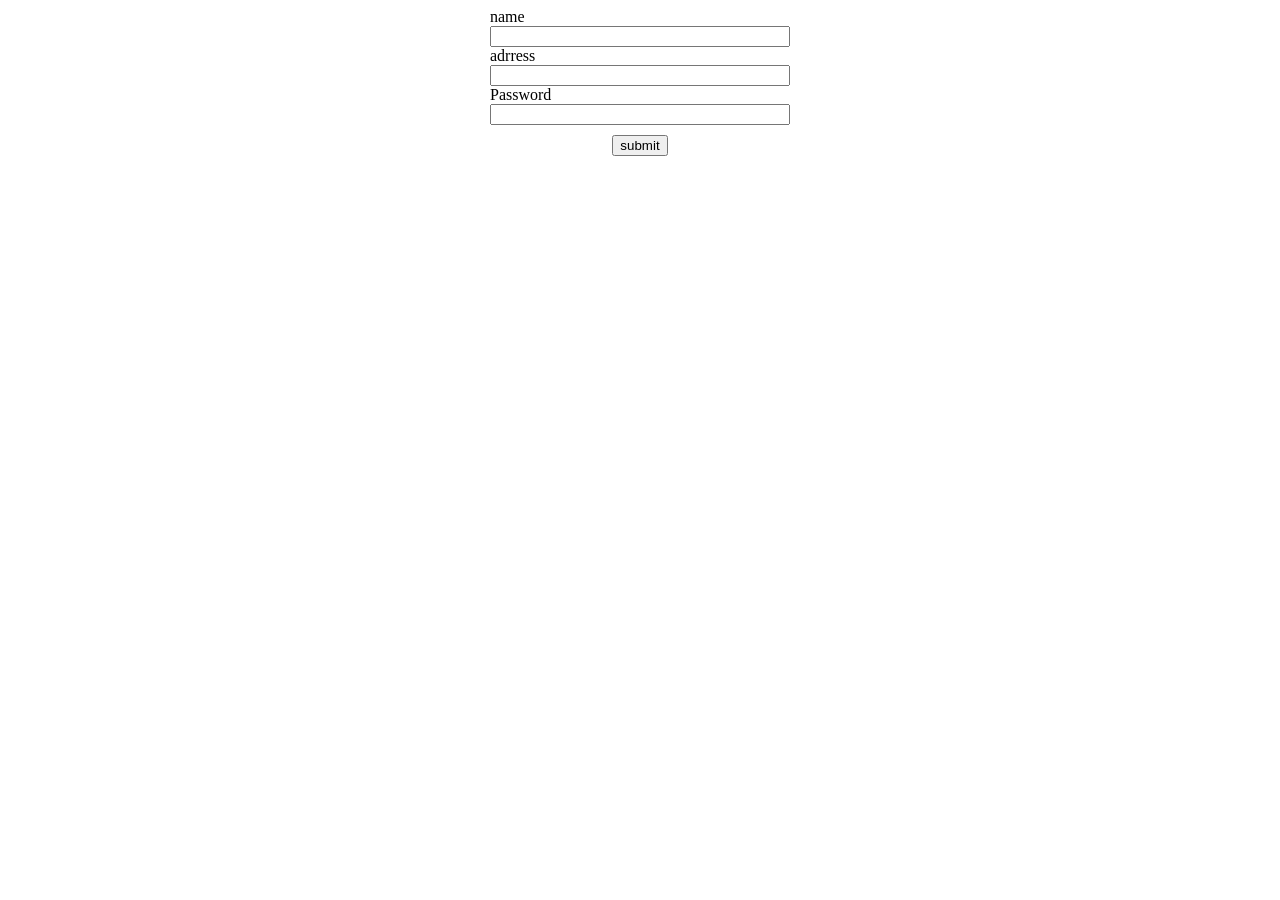
<file: form/index.html>
<!DOCTYPE html>
<html lang="en">

<head>
  <meta charset="UTF-8" />
  <meta name="viewport" content="width=device-width, initial-scale=1.0" />
  <title>Document</title>
  <link rel="stylesheet" href="style.css" />
</head>

<body>
  <form action="">
    <div style="
          display: flex;
          flex-direction: column;
          width: 300px;
          margin: auto;
        ">
      <label for="name">name</label>
      <input class="name" name="name" type="text" />
      <div class="text-err">this is field require</div>

      <label for="adrress">adrress</label>
      <input class="adrress" name="adrress" type="text" />
      <div class="text-err">this is field require</div>

      <label for="Password">Password</label>
      <input class="Password" name="Password" type="password" />
      <div class="text-err">this is field require</div>

      <div style="
            display: flex;
            gap: 4px;
            margin-top: 10px;
            justify-content: center;
            align-items: center;
          ">
        <button class="clear">clear</button>
        <button class="submit">submit</button>
      </div>
    </div>
  </form>
  <div id="submitted-info" style="margin-top: 20px; padding: 10px; border: 1px solid #ccc; display: none;">
    <h3>Submitted Information:</h3>
    <p><strong>Name:</strong> <span id="display-name"></span></p>
    <p><strong>Address:</strong> <span id="display-address"></span></p>
    <p><strong>Password:</strong> <span id="display-password"></span></p>
  </div>
  <script src="./script.js"></script>
</body>

</html>
</file>
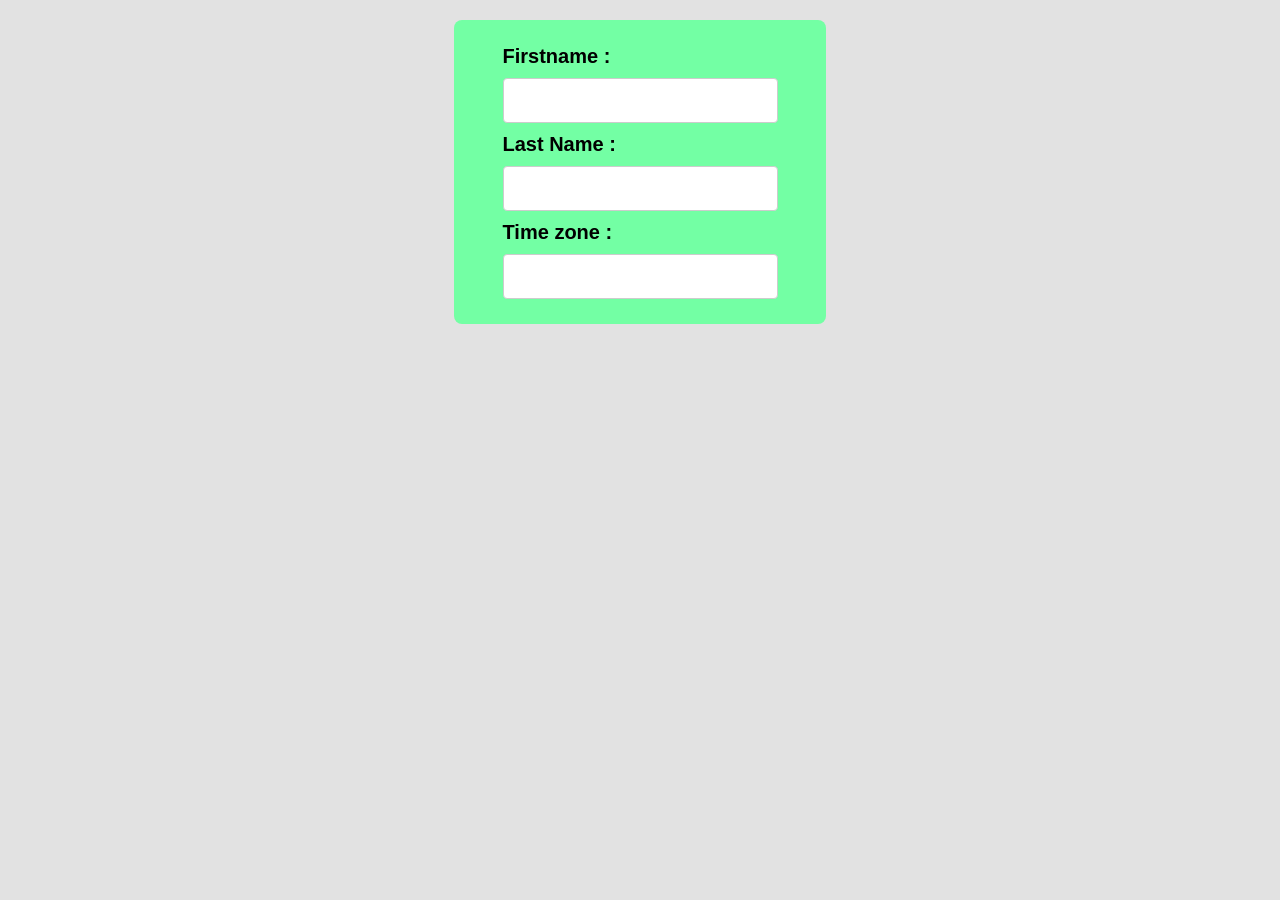
<file: Form1/index.html>
<!DOCTYPE html>
<html lang="vi">

<head>
    <meta charset="UTF-8">
    <meta name="viewport" content="width=device-width, initial-scale=1.0">
    <title>Document</title>
    <link rel="stylesheet" href="style.css">
</head>

<body>
    <div class="container-submit">
        <form action="submit">
            <div class="form">
                <label for="firstname">Firstname :</label>
                <input type="text" id="firstname" required>
                <div class="error-message">This field is required.</div>
            </div>
            <div class="form">
                <label for="lastName">Last Name :</label>
                <input type="text" id="lastName" required>
                <div class="error-message">This field is required.</div>
            </div>
            <div class="form">
                <label for="timeZone">Time zone :</label>
                <input type="text" id="timeZone" required>
                <div class="error-message">This field is required.</div>
            </div>
        </form>
    </div>
    <script src="./script.js"></script>
</body>

</html>
</file>
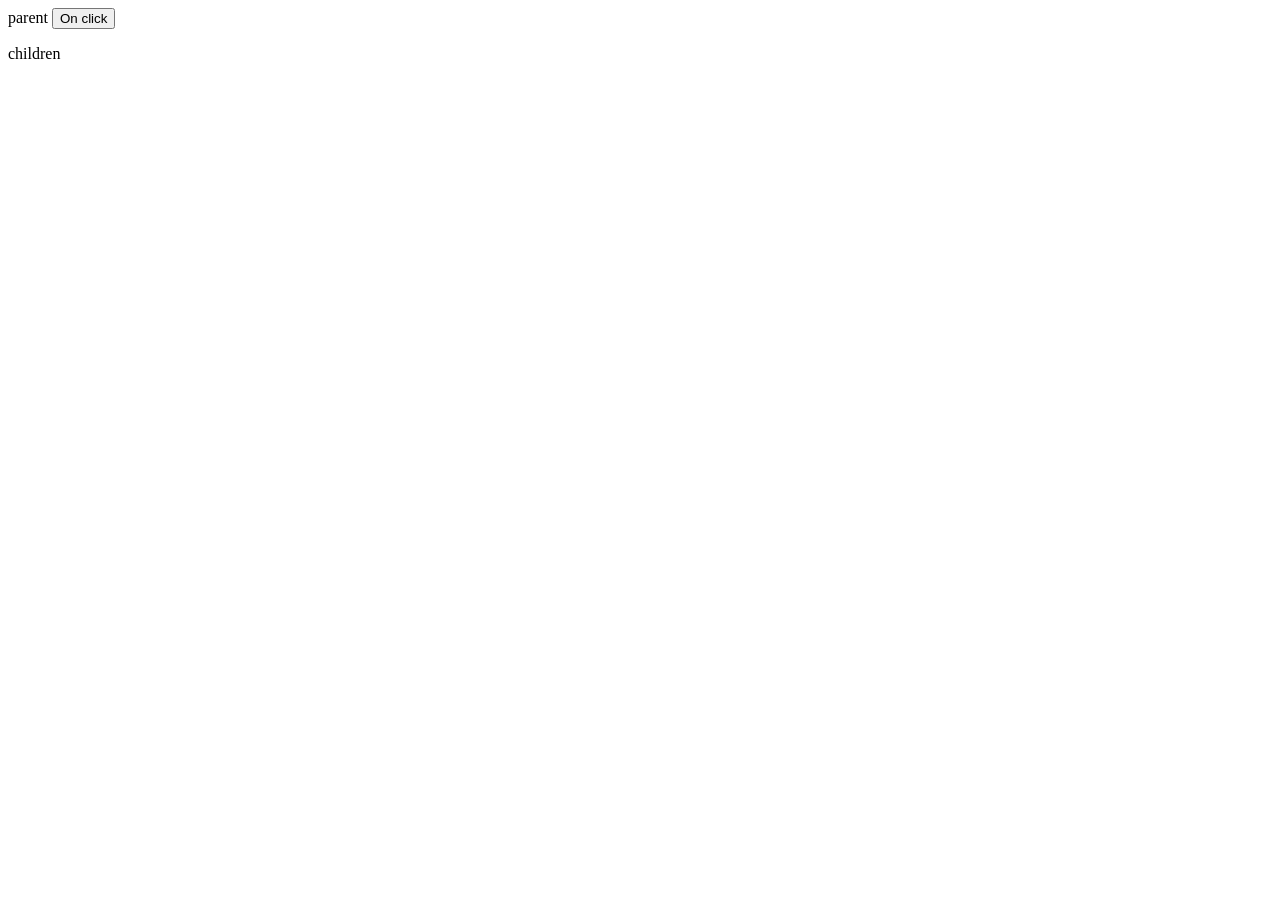
<file: js-ss4/index.html>
<!DOCTYPE html>
<html lang="en">
<head>
    <meta charset="UTF-8">
    <meta name="viewport" content="width=device-width, initial-scale=1.0">
    <title>Document</title>
    <link rel="stylesheet" href="style.css">
</head>
<body>
    
    <div class="parent-btn">
        parent
        <button id="btn">On click</button>

        <p class="p-text" id="root">children </p>
    </div>
<div class="check "></div>
    <script src="./script.js"></script>
</body>
</html>
</file>
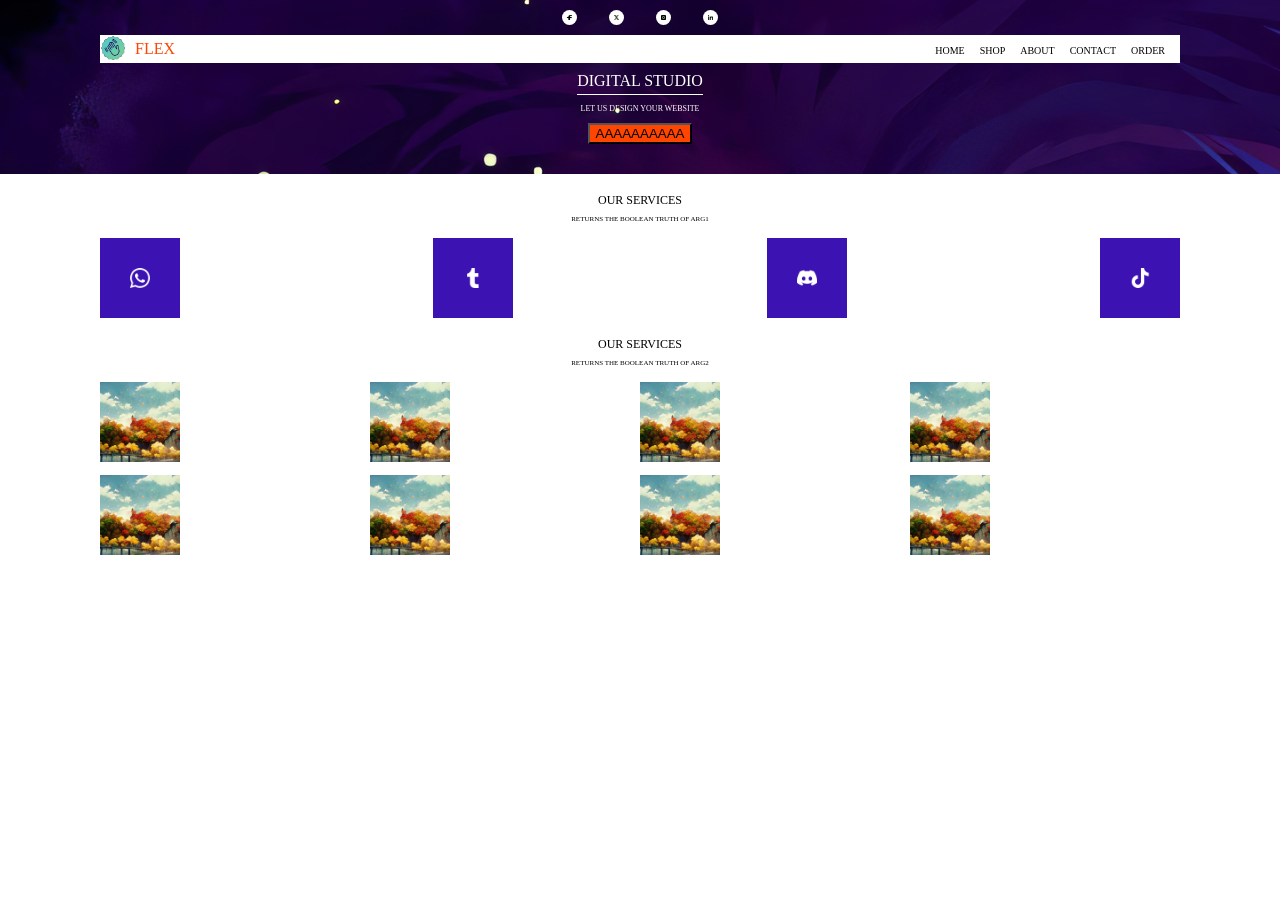
<file: STD_Code_2m-Day1/index.html>
<!DOCTYPE html>
<html lang="vi">
<head>
    <meta charset="UTF-8">
    <meta name="viewport" content="width=device-width, initial-scale=1.0">
    <title>Day 1</title>
    <link rel="stylesheet" href="./reset.css">
    <link rel="stylesheet" href="./style.css">
</head>
<body>
  <header>
        <div class="all">
            <div class="header-icon">
                <div class="facebook">
                    <div class="link-icon">
                        <a  href="#">
                            <img class="icon" src="./IMG/Facebook.png" alt="icon-FB">
                        </a>
                    </div>
                </div>
                <div class="x">
                    <div class="link-icon">
                        <a  href="#">
                            <img class="icon" src="./IMG/X.png" alt="icon-X">
                        </a>
                    </div>
                </div>
                <div class="instagram">
                    <div class="link-icon">
                        <a  href="#">
                            <img class="icon" src="./IMG/Instagram.png" alt="icon-IG">
                        </a>
                    </div>
                </div>
                <div class="line">
                    <div class="link-icon">
                        <a  href="#">
                            <img class="icon" src="./IMG/Line.png" alt="icon-IN">
                        </a>
                    </div>
                </div>
            </div>
            <div class="banner">
                <div class="banner-left">
                        <div class="logo">
                            <a href="#">
                                <img class="img-logo" src="./IMG/logo.png" alt="Logo">
                            </a>
                        </div>
                        <div class="logo-name">
                            <a href="#">
                                <p>FLEX</p>
                            </a>
                        </div>
                </div>
                <div class="banner-right">
                    <div class="menu">
                        <a href="#">HOME</a>
                    </div>
                    <div class="menu">
                        <a href="#">SHOP</a>
                    </div>
                    <div class="menu">
                        <a href="#">ABOUT</a>
                    </div>
                    <div class="menu">
                        <a href="#">CONTACT</a>
                    </div>
                    <div class="menu">
                        <a href="#">ORDER</a>
                    </div>
                </div>
            </div>
            <div class="header-content">
                <div class="header-content_line1">
                    <p>DIGITAL STUDIO</p>
                </div>
                <div class="header-content_line2">
                    <p>LET US DESIGN YOUR WEBSITE</p>
                </div>
                <div class="header-content_line3">
                    <form>
                        <button type="button">AAAAAAAAAA</button>
                    </form>
                </div>
            </div>
        </div>
  </header>
  <main>
    <div class="all">
        <div class="main-text">
            <p class="main-text_line1">OUR SERVICES</p>
            <p class="main-text_line2">RETURNS THE BOOLEAN TRUTH OF ARG1</p>
        </div>
        <div class="main-icon">
            <div class="bg-img">
                <img class="main-img_icon" src="./IMG/icon-1 (1).png" alt="icon">
            </div>
            <div class="bg-img">
                <img class="main-img_icon" src="./IMG/icon-1 (2).png" alt="icon">
            </div>
            <div class="bg-img">
                <img class="main-img_icon" src="./IMG/icon-1 (3).png" alt="icon">
            </div>
            <div class="bg-img">
                <img class="main-img_icon" src="./IMG/icon-1 (4).png" alt="icon">
            </div>
        </div>
        <div class="main-text">
            <p class="main-text_line1">OUR SERVICES</p>
            <p class="main-text_line2">RETURNS THE BOOLEAN TRUTH OF ARG2</p>
        </div>
        <div class="main-img">
            <div>
                <img src="./IMG/img-main.jpg" alt="img-main">
            </div>
            <div>
                <img src="./IMG/img-main.jpg" alt="img-main">
            </div>
            <div>
                <img src="./IMG/img-main.jpg" alt="img-main">
            </div>
            <div>
                <img src="./IMG/img-main.jpg" alt="img-main">
            </div>
            <div>
                <img src="./IMG/img-main.jpg" alt="img-main">
            </div>
            <div>
                <img src="./IMG/img-main.jpg" alt="img-main">
            </div>
            <div>
                <img src="./IMG/img-main.jpg" alt="img-main">
            </div>
            <div>
                <img src="./IMG/img-main.jpg" alt="img-main">
            </div>
        </div>
    </div>
  </main>
  <footer></footer>  
</body>
</html>
</file>
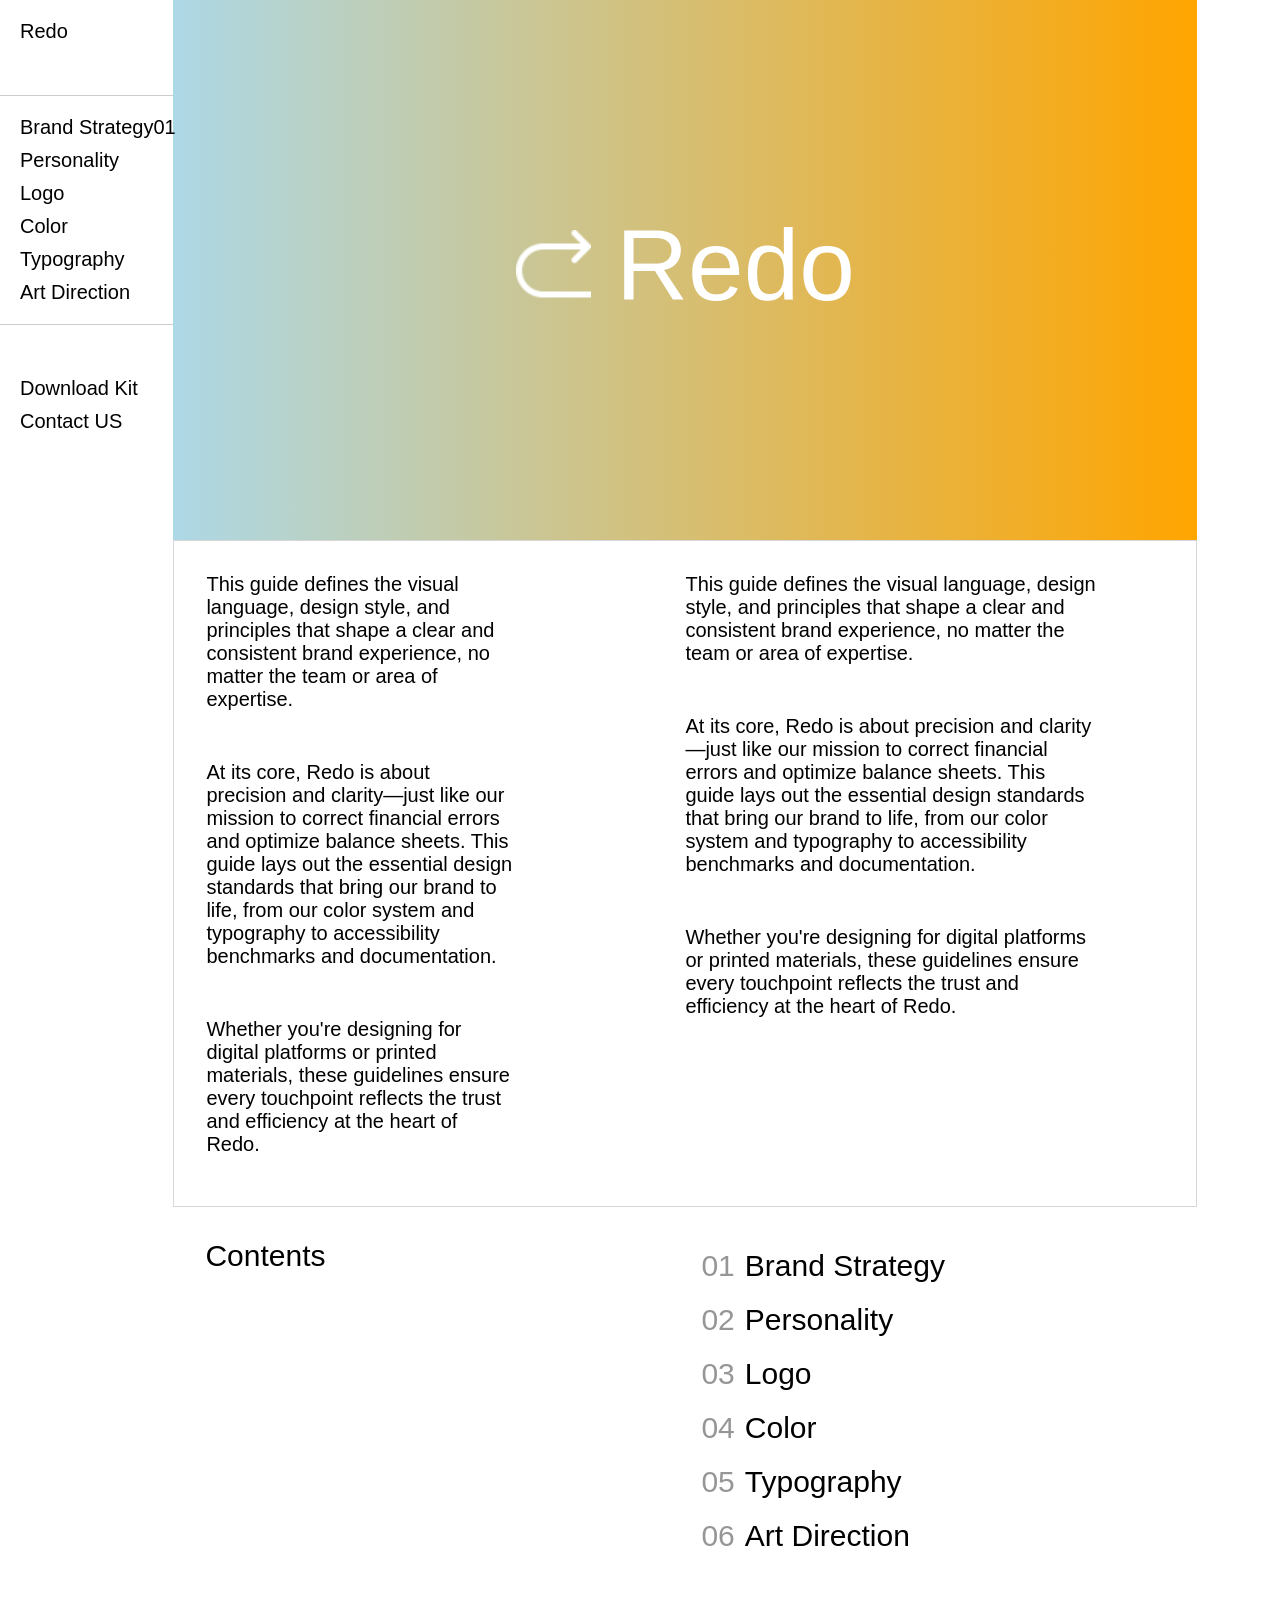
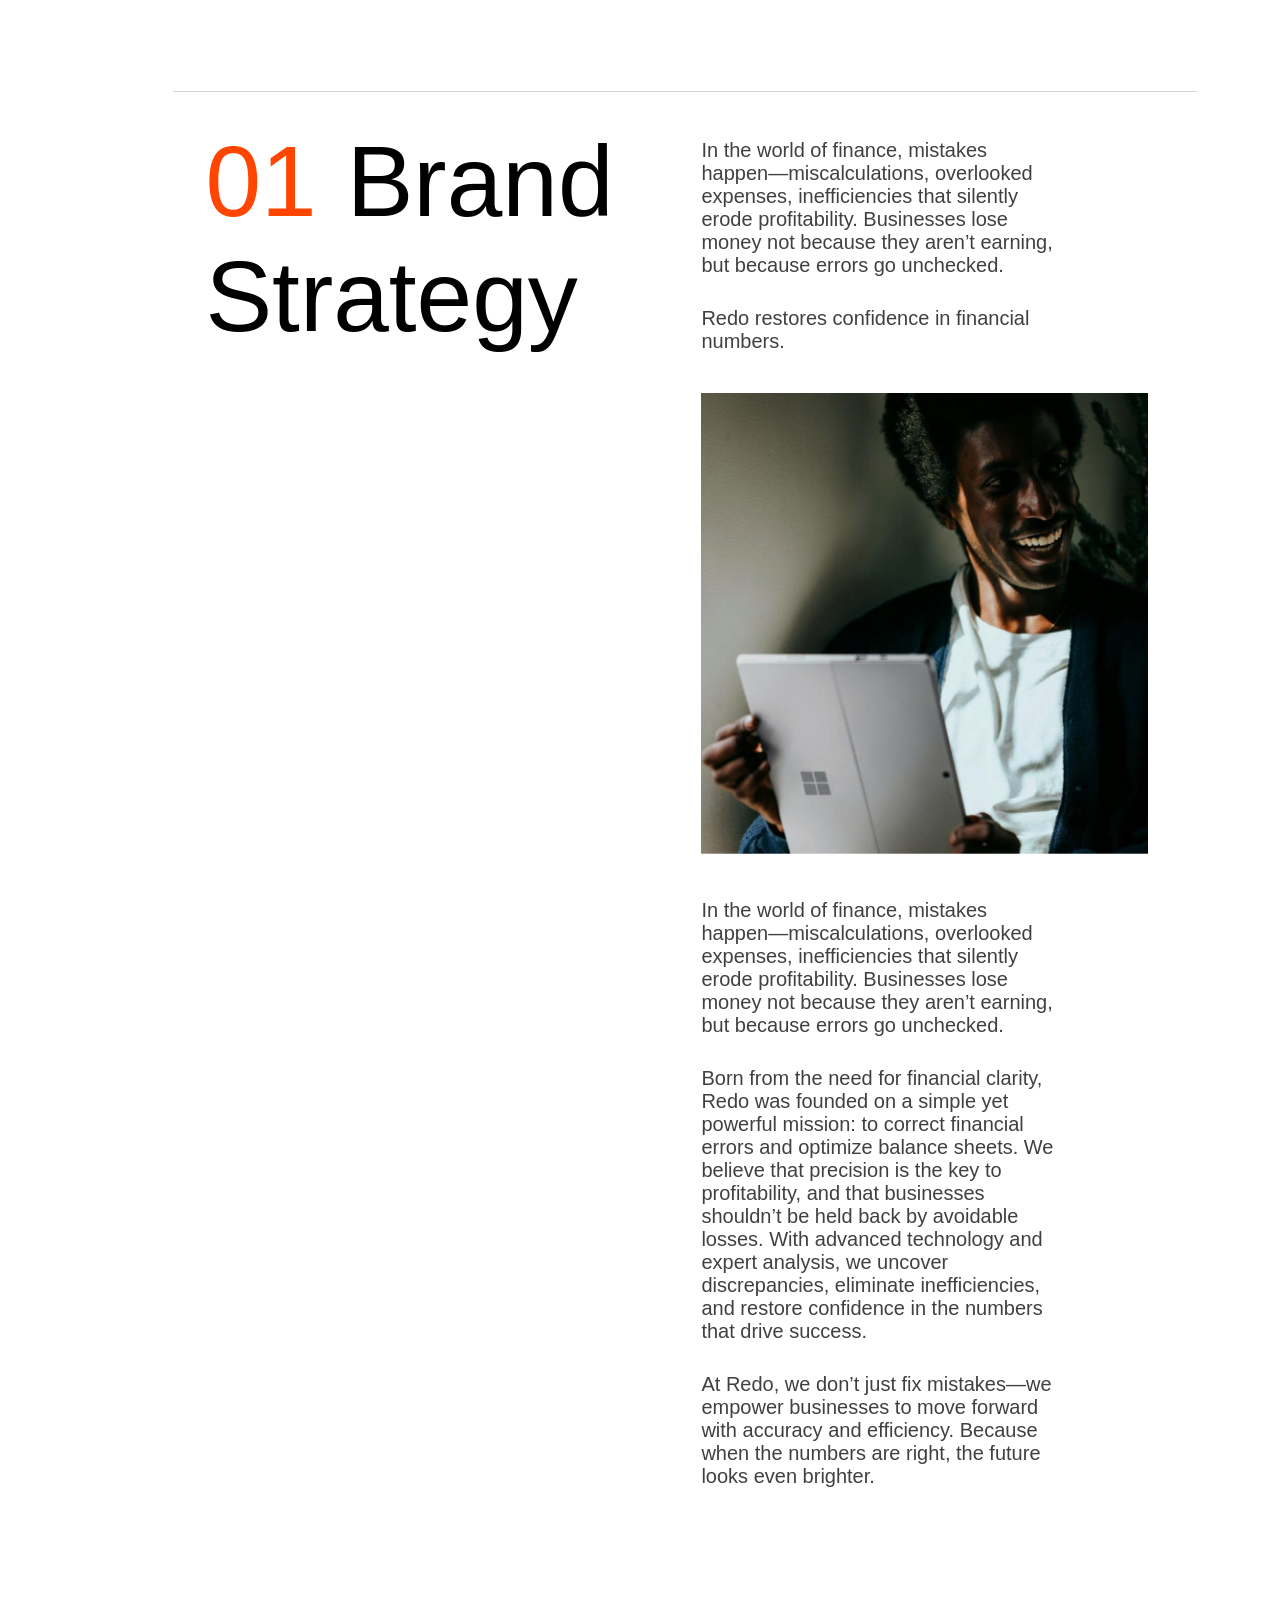
<file: STD_Code_2m-Day2/index.html>
<!DOCTYPE html>
<html lang="vi">

<head>
    <meta charset="UTF-8">
    <meta name="viewport" content="width=device-width, initial-scale=1.0">
    <title>Day 2</title>
    <link rel="stylesheet" href="./style.css">
</head>
<body>
    <div class="main">
        <div class="nav">
            <div class="nav-item nav-logo">Redo</div>
            <div class="nav-item nav-list">
                <div style="position: relative;">Brand Strategy<span style="position: absolute;">01</span></div>
                <div>Personality</div>
                <div>Logo</div>
                <div>Color</div>
                <div>Typography</div>
                <div>Art Direction</div>
            </div>
            <div class="nav-item nav-contact">
                <div>Download Kit</div>
                <div>Contact US</div>
            </div>
        </div>

        <div class="main-right">
            <div class="main-right-img">
                <div class="main-right-img-flex">
                    <div>
                        <img src="./IMG/icon-back-wt.png" alt="Icon-Back">
                    </div>
                    <div>
                        <p>Redo</p>
                    </div>
                </div>
            </div>
            <div class="main-right-bottom-1">
                <div class="main-right-bottom-1-title">
                    <p>This guide defines the visual language, design style, and principles that shape a clear and
                        consistent brand experience, no matter the team or area of expertise.</p>
                    <p>At its core, Redo is about precision and clarity—just like our mission to correct financial
                        errors and optimize balance sheets. This guide lays out the essential design standards that
                        bring our brand to life, from our color system and typography to accessibility benchmarks and
                        documentation.</p>
                    <p>Whether you're designing for digital platforms or printed materials, these guidelines ensure
                        every touchpoint reflects the trust and efficiency at the heart of Redo.</p>
                </div>
                <div class="main-right-bottom-1-content">
                    <p>This guide defines the visual language, design style, and principles that shape a clear and
                        consistent brand experience, no matter the team or area of expertise.</p>
                    <p>At its core, Redo is about precision and clarity—just like our mission to correct financial
                        errors and optimize balance sheets. This guide lays out the essential design standards that
                        bring our brand to life, from our color system and typography to accessibility benchmarks and
                        documentation.</p>
                    <p>Whether you're designing for digital platforms or printed materials, these guidelines ensure
                        every touchpoint reflects the trust and efficiency at the heart of Redo.</p>
                </div>
            </div>
            <div class="main-right-bottom-2">
                <div class="main-right-bottom-2-title">
                    <div>
                        <p>Contents</p>
                    </div>
                </div>
                <div class="main-right-bottom-2-content">
                    <p><span>01</span>Brand Strategy</p>
                    <p><span>02</span>Personality</p>
                    <p><span>03</span>Logo</p>
                    <p><span>04</span>Color</p>
                    <p><span>05</span>Typography</p>
                    <p><span>06</span>Art Direction</p>
                </div>
            </div>
            <div class="main-right-bottom-3">
                <div class="main-right-bottom-3-title">
                    <p><Span>01</Span>Brand Strategy</p>
                </div>
                <div class="main-right-bottom-3-content">
                    <p>In the world of finance, mistakes happen—miscalculations, overlooked expenses, inefficiencies
                        that silently erode profitability. Businesses lose money not because they aren’t earning, but
                        because errors go unchecked. </p>
                    <p>Redo restores confidence in financial numbers. </p>
                    <img src="./IMG/main-right-bottom-3-img.jpg" alt="IMG">
                    <p>In the world of finance, mistakes happen—miscalculations, overlooked expenses, inefficiencies
                        that silently erode profitability. Businesses lose money not because they aren’t earning, but
                        because errors go unchecked. </p>
                    <p>Born from the need for financial clarity, Redo was founded on a simple yet powerful mission: to
                        correct financial errors and optimize balance sheets. We believe that precision is the key to
                        profitability, and that businesses shouldn’t be held back by avoidable losses. With advanced
                        technology and expert analysis, we uncover discrepancies, eliminate inefficiencies, and restore
                        confidence in the numbers that drive success.</p>
                    <p>At Redo, we don’t just fix mistakes—we empower businesses to move forward with accuracy and
                        efficiency. Because when the numbers are right, the future looks even brighter.</p>
                </div>
            </div>
        </div>
    </div>
</body>

</html>
</file>
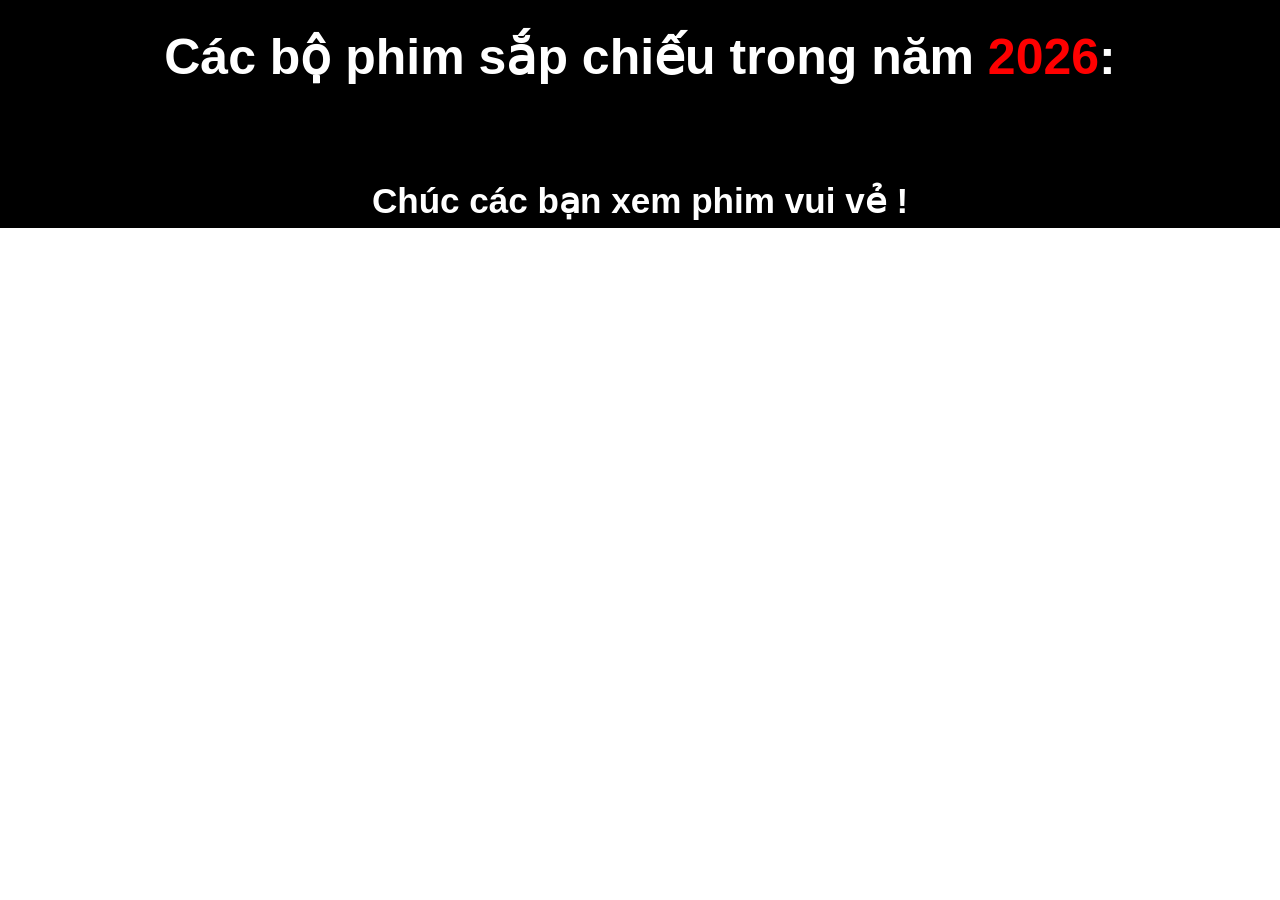
<file: Fake-APIs/Cinema/index.html>
<!DOCTYPE html>
<html lang="en">

<head>
    <meta charset="UTF-8">
    <meta name="viewport" content="width=device-width, initial-scale=1.0">
    <title>Cimenas</title>
    <link rel="stylesheet" href="./style.css">
</head>

<body>
    <div class="main">
        <div class="main-header">
            <h1>Các bộ phim sắp chiếu trong năm <span>2026</span>:</h1>
        </div>
        <div class="main-content">
            <!-- <div class="main-content-item">
                <div class="main-content-item-img">
                    <img src="https://th.bing.com/th/id/OIP.D97IX9BcNjgXZwwImqzrPQHaJQ?w=208&h=260&c=7&r=0&o=7&dpr=1.3&pid=1.7&rm=3"
                        alt="Poster">
                </div>
                <div class="main-content-item-info">
                    <div class="main-content-item-info-name">
                        <p><span>Tên phim: </span>Đất rừng phương Nam</p>
                    </div>
                    <div class="main-content-item-info-duration">
                        <p><span>Thời lượng: </span>1234p</p>
                    </div>
                    <div class="main-content-item-info-location">
                        <p><span>Địa điểm: </span>Rạp CGV</p>
                    </div>
                </div>
            </div> -->
        </div>
        <div class="main-footer">
            <h3>Chúc các bạn xem phim vui vẻ !</h3>
        </div>
    </div>


    <script src="./script.js"></script>
</body>

</html>
</file>
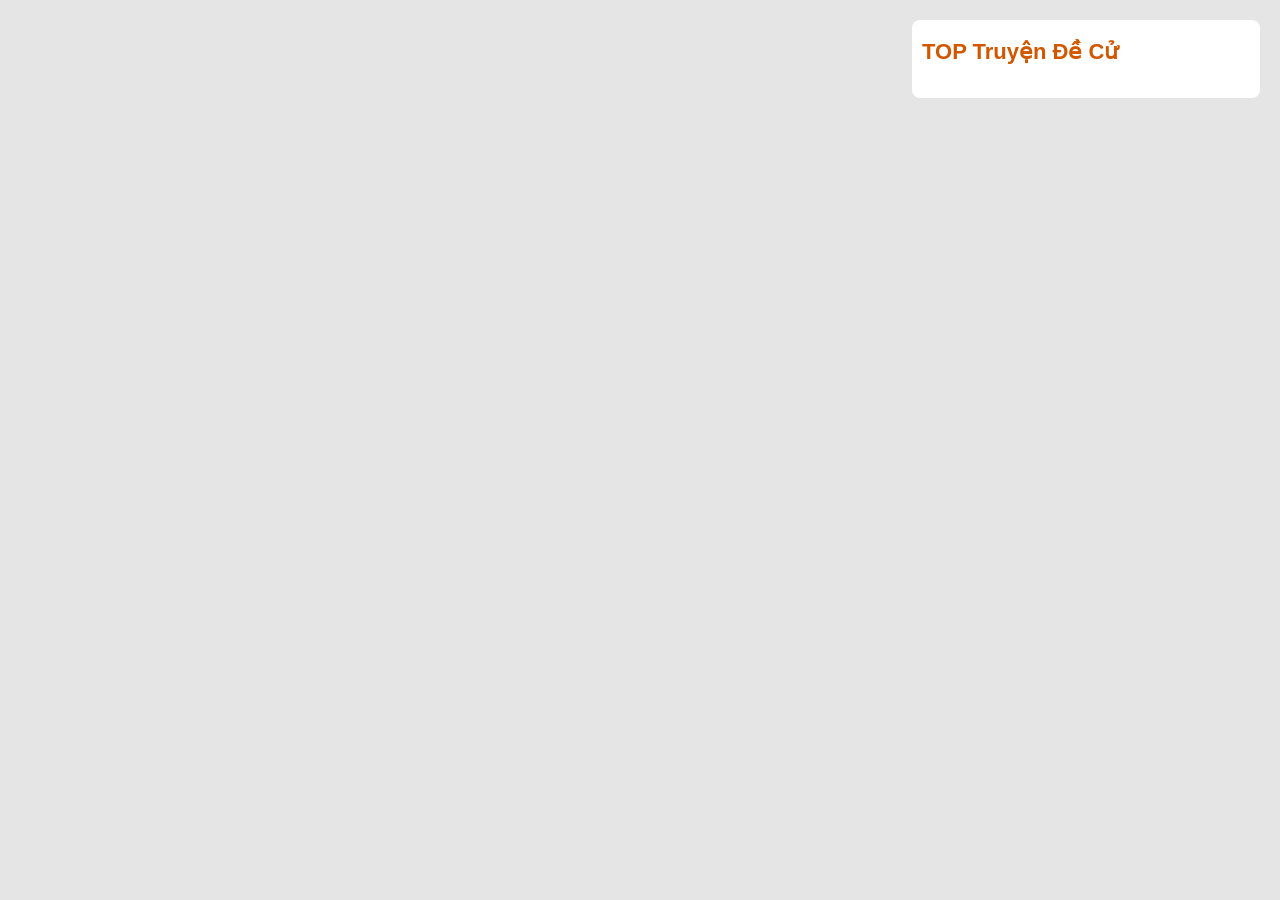
<file: Fake-APIs/TruyenTranh/index.html>
<!DOCTYPE html>
<html lang="vi">

<head>
    <meta charset="UTF-8">
    <meta name="viewport" content="width=device-width, initial-scale=1.0">
    <title>Truyện tranh</title>
    <link rel="stylesheet" href="./style.css">
    <link rel="stylesheet" href="https://cdnjs.cloudflare.com/ajax/libs/font-awesome/4.7.0/css/font-awesome.min.css">
</head>

<body>
    <div class="main">
        <div class="content-main-left">
        </div>
        
        <div class="main-right">
            <div style="padding: 15px 10px;">
                <div class="main-right-title">
                    <p>TOP Truyện Đề Cử</p>
                </div>
                <div class="content-main-right"></div>
            </div>
        </div>
    </div>





    <script src="./scripts.js"></script>
</body>

</html>
</file>
<file: form/style.css>
.text-err{
    color: red;
    display: none;
}
</file>
<file: Form1/style.css>
*{
    box-sizing: border-box;
    margin: 0;
    padding: 0;
    font-family: 'poppins', sans-serif;
    font-size: 20px;
}
body {
    background-color: #7c7c7c37;
    padding: 20px;
}
.container-submit{
    margin: 0 auto;
    width: 30%;
    background: rgb(115, 255, 164);
    padding: 20px;
    border-radius: 8px;
    display: flex;
    justify-content: center;
}
.form{
    display: flex;
    flex-direction: column;
    gap:10px;
    padding:5px 0
}
.error-message{
    color: red;
    font-size: 16px;
    display: none;
    margin-bottom: 5px;
}
.form label{
    font-weight: bold;
}
input[type="text"]{
    padding: 10px;
    border: 1px solid #ccc;
    border-radius: 4px;
    transition: border-color 0.3s;
}
input.error {
    border-color: red !important;
}
.error-message.show {
    display: block;
}
button {
    padding: 10px 15px;
    background: blue;
    color: white;
    border: none;
    border-radius: 4px;
    cursor: pointer;
}
button.clear-btn {
    background: red;
    margin-left: 10px;
}
</file>
<file: js-ss4/style.css>
.red{
    background-color: red;
}

.none{
    display: none;
}

.block{
    display: block;
}

.test{
    width: 100px;
    height: 100px;
    background-color: red;
}

.boxshaw{
    box-shadow: 0;
}
</file>
<file: STD_Code_2m-Day1/style.css>
.all{
    padding:0 100px 0 100px;
    margin: auto;
}
header{
    background-image: url(./IMG/bg-header.png) ;
    display: block;
}
.header-icon{
    display: flex;
    flex-wrap: nowrap;
    align-items: center;
    justify-content: center;
    gap:2rem;
    padding-top: 10px;
    padding-bottom: 10px;
}
.link-icon{
    border-radius: 10px ;
    background: white;
    
}
.link-icon a{
    display: flex;
    padding: 5px;
}
.icon{
    width: 5px;
    height: 5px;
}
.img-logo{
    width: 25px;
    height: 25px;
}
.banner{
    display: flex;
    justify-content: space-between;
    background-color: white;
}
.banner-left{
    display: flex;
    align-items: center;
}
.logo-name p{
    color:orangered;
    padding-left: 10px;
}
.logo a{
display: inline-block;
}
.banner-right{
    display: flex;
    align-items: center;
    justify-content: space-around;
    gap:15px;
    padding-right: 15px;
}
.menu{
    text-align: center;
}
.menu a{
    font-size: 10px;
    color:#000;
}
.header-content{
    color:white;
    display: flex;
    flex-direction: column;
    align-items: center;
    padding-top: 10px;
    padding-bottom: 30px;
}
.header-content_line1{
    border-bottom: 1px solid white;
    display: inline-block;
    padding-bottom: 5px;
}
.header-content_line2{
    font-size: 8px;
    padding:10px 0;
}
.header-content_line3 button{
    background: orangered;
    cursor: pointer;
}



.main-text{
    color:#000;
    display: flex;
    flex-direction: column;
    align-items: center;
    gap:10px;
    padding-top: 20px;
    padding-bottom: 15px;
}
.main-text_line1{
    font-size: 12px;
}
.main-text_line2{
    font-size: 7px;
}
.main-icon{
    display: flex;
    justify-content: space-between;
}
.bg-img{
    background-color: rgb(61, 18, 179);
    width: 80px;
    height: 80px;
    display: flex;
    align-items: center;
    justify-content: center;
}
.main-img_icon{
    width: 20px;
    height: 20px;
}
.main-img{
    display: grid;
    grid-template-columns: auto auto auto auto;
    row-gap: 10px;

}
.main-img img{
    width: 80px;
    height: 80px;

}
</file>
<file: STD_Code_2m-Day2/style.css>
*{
    margin:0;
    padding:0;
    box-sizing: border-box;
    color: #000000;
    text-decoration: none;
    font-size: 20px;
    font-family: 'Poppins', sans-serif;
}
.main{
    display: flex;
    width: 100%;
}
.main-left{
    display: flex;
    flex-direction: column;
    width: 20%;
        border-right: #d7d7d7 solid 1px;
}
.main-left-logo a{
    display: flex;
    flex-direction: row;
    gap: 5px;
    padding: 30px 32px;
    align-items: flex-end;
    font-size: 22px;
}
.main-left-logo-text p{
    font-size: 30px;
}
.main-left-menu{
    padding:52px 0 30px 0;
    border-top: #d7d7d7 solid 1px;
    border-bottom: #d7d7d7 solid 1px;

}
.main-left-menu-item a{
    display: flex;
    padding: 10px 32px;
}
.main-left-footer{
    padding:24px 0 30px 32px
}
.main-left-footer-text{
    padding-bottom: 5px;
    color:#ffffffa4
}
.main-right{
    width: 80%;

}
.main-right-img{
    background: linear-gradient(to right, lightblue, orange);
    height:540px;
        display: flex;
    align-items: center;
    justify-content: center ;
}
.main-right-img img{
    width: 150%;
    height: auto;
}
.main-right-img p{
    font-size: 100px;
    color: #ffffff;
    margin-bottom: 10px;
}
.main-right-img-flex{
    display: flex;
    align-items: center;
    gap: 50px;
}
.main-right-bottom-1{
    display: flex;
    padding:32px 0 0 0;
    border: #d7d7d7 solid 1px;
}
.main-right-bottom-1-title{
    width: 50%;
}
.main-right-bottom-1-title p{
    padding-bottom: 50px;
    padding-right: 170px;
    padding-left: 32px;

}
.main-right-bottom-1-content{
    width: 50%;
}
.main-right-bottom-1-content p{
    padding-bottom: 50px;
    padding-right: 100px;
}
.main-right-bottom-2{
    border-bottom: #d7d7d7 solid 1px;
    padding:32px 0 128px 32px;
    display: flex;
    width: 100%;
}
.main-right-bottom-2-title{
    padding-right: 32px;
    width: 50%;
}
.main-right-bottom-2-title p{
    font-size: 30px;
}
.main-right-bottom-2-content{
    width: 50%;
}
.main-right-bottom-2-content p{
    font-size: 30px;
    padding:10px 0
}
.main-right-bottom-2-content span{
    font-size: 30px;
    color:#21212179;
    padding-right:10px
}
.main-right-bottom-3{
    display: flex;
    padding:32px 0 128px 32px;
    border-bottom: #d7d7d7 solid 1px;
}
.main-right-bottom-3-title{
    width: 50%;
    padding-right:32px;
}
.main-right-bottom-3-content{
    width: 50%;
}
.main-right-bottom-3-title p{
    font-size: 100px;
}
.main-right-bottom-3-title span{
    font-size: 100px;
    padding-right: 30px;
    color:orangered;
}
.main-right-bottom-3-content p{
    font-size: 20px;
    color:#212121db;
    padding:15px 140px 15px 0
}
.main-right-bottom-3-content img{
    width: 90%;
    height: auto;
    padding: 25px 0;
}

.main-right-bottom-4 {
    padding: 32px 0 128px 32px;
    border-bottom: #d7d7d7 solid 1px;
}
.main-right-bottom-4-item{
    display: flex;
    gap: 32px;
    padding: 25px 0;
}
.main-right-bottom-4-item-title1 p{
    font-size: 100px;
}
.main-right-bottom-4-item-title1 span{
    font-size: 100px;
    color:orangered;
    padding-right:30px
}
.main-right-bottom-4-item-title1 {
    width: 50%;
}
.main-right-bottom-4-item-content1{
    width: 50%;
    color:#21212169;
    padding-right: 32px;
}
.main-right-bottom-4-item-content1 p{
    font-size: 18px;
    padding-bottom: 40px;
}
.main-right-bottom-4-img{
        padding: 25px 32px 25px 0;
}
.main-right-bottom-4-img img{
    width: 100%;
}
.main-right-bottom-4-item-title2{
    flex:1;
}
.main-right-bottom-4-item-content2{
    flex:1;
    display: flex;
    flex-direction: column;
    gap:40px
}
.main-right-bottom-4-item-title2 p{
    font-size: 30px;
}
.main-right-bottom-4-item-content2 p{
    font-size: 18px;
    font-weight: 700;
    padding-bottom: 10px;
}
.main-right-bottom-4-item-content2 text{
    color:#21212169;
    padding-bottom: 40px;
}
.main-right-bottom-4-item2{
    padding-top:30px;
}
.main-right-bottom-4-item2-title3 p{
    font-size: 30px;
    font-weight: 700;
}
.main-right-bottom-4-item2-content3{
    display: flex;
    gap:32px;
    padding:50px 32px 120px 0

}
.main-right-bottom-4-item2-content3 p{
    font-size: 18px;
    font-weight: 700;
    padding-bottom: 40px;
    padding-right: 32px;

}
.main-right-bottom-4-item2-content3 text{
        color:#21212169;
}
.main-right-bottom-4-item3{
    display: flex;
    gap:32px;
    padding-bottom:40px ;
}
.main-right-bottom-4-item3-title p{
    font-size: 100px;
}
.main-right-bottom-4-item3-title span{
    font-size: 100px;
    color:orangered;
    padding-right:30px
}
.main-right-bottom-4-item3-content p{
    font-size: 18px;
    padding-bottom: 40px;
    color:#21212169;
}
.main-right-bottom-4-item3-content{
    width: 50%;
}
.main-right-bottom-4-item3-title{
    width: 50%;
}
.main-right-bottom-4-item4{
    padding-bottom: 64px;
}
.main-right-bottom-4-item4-column{
    padding-top: 40px;
}
.main-right-bottom-4-item4-column p{
    font-weight: 600;
    padding-bottom: 15px;
}
.main-right-bottom-4-item4-column img{
    width: 100%;
    height: auto;
    padding-bottom: 15px;
    padding-right: 32px;
}
.main-right-bottom-4-item4-column div{
    padding-bottom: 70px;
}
.main-right-bottom-4-item4-row   p{
    font-size: 22px;
    font-weight: 700;
    padding-bottom: 10px;
}
.main-right-bottom-4-item4-row1{
    display: flex;
    gap:16px;
    padding-bottom: 30px;
}
.main-right-bottom-4-item4-row1 p{
    font-weight: 600;
    display: flex;
        align-items: center;
        padding:10px 0
}
.main-right-bottom-4-item4-row-img{
    width: 80%;
}
.icon-close{
    width: 5%;
    height: auto;
}
.main-right-bottom-4-item4-row2{
    display: flex;
    gap:16px;
    padding-bottom: 30px;
}
.main-right-bottom-4-item4-row2 p{
    font-weight: 600;
    display: flex;
        align-items: center;
        padding:10px 0
}
.main-right-bottom-4-footer p{
    font-weight: 600;
    padding-bottom: 15px;
}
.main-right-bottom-4-footer img{
    width: 100%;
    height: auto;
    padding-right: 32px;
}


/* new */

.nav{
    display: flex;
    flex-direction: column;
    gap: 32px;
}
.nav-list{
    border-top: 1px solid #ccc;
    border-bottom: 1px solid #ccc;
    display: flex;
    flex-direction: column;
    gap: 10px;
}
.nav-item{
    padding: 20px;
}
.nav-logo{
    display: flex;
    justify-content: start;
    align-items: center;
}
.nav-contact{
    display: flex;
    flex-direction: column;
    gap: 10px;
}
</file>
<file: Fake-APIs/Cinema/style.css>
*{
    margin: 0;
    padding: 0;
    box-sizing: border-box;
    line-height: 150%;
    font-family: 'Poppins', sans-serif;
    color: white;
}
.main{
    background: black;
    text-align: center;
}
.main-header{
    padding:20px 0
}
.main-header h1{
    font-size: 50px;
}
.main-header span{
    color: red;
}
.main-content{
        padding: 30px 50px;
    display: flex;
    flex-direction: row;
    flex-wrap: wrap;
    justify-content: space-evenly;
    gap: 50px;
}
.main-content-item {
    width: 15%;
}
.main-content-item-info{
    display: flex;
    flex-direction: column;
    gap: 10px;
}
.main-content-item-info-img{
    width: 200px;
    height: 300px;
}
.img-movie{
    object-fit: cover;
    width: 100%;
    height: 100%;
}
.main-content-item-info-name{
    font-size: 22px;
}
.main-content-item-info-duration p{
    font-size: 20px;
    color:red;
}
.main-content-item-info-location p{
    font-size: 20px;
}



.main-footer{
  font-size: 30px;  
}
</file>
<file: Fake-APIs/TruyenTranh/style.css>
*{
    margin: 0;
    padding: 0;
    box-sizing: border-box;
    line-height: 150%;
    font-size: 18px;
    font-family: 'Poppins', sans-serif;
}
body{
    background-color: #dcdcdcb8;
}
.main{
    padding: 20px 20px 20px 80px;
    display: flex;
    gap:20px;
}
.content-main-left{
    width: 70%;
}
.main-left{
    background: white;
    border-radius: 8px;
}
.main-left-title p{
text-decoration: underline;
color:gray;
font-size: 18px;
padding:10px 0 15px 15px
}
.main-left-content{ 
    display: flex;
    gap:20px;
}
.main-left-content-img{
    width: 300px;
    height: 450px;
    padding: 30px 0 0 25px;
    flex:1
}
.main-left-content-img img{
    width: 100%;
    height: 100%;
    object-fit: cover;
    box-shadow: 10px 5px 15px 5px grey;
}
.main-left-content-inf{
    flex:2;
    display: flex;
    flex-direction: column;
    padding-right: 20px;
}
h1{
    text-align: center;
    font-size: 30px;
}
.main-left-content-inf-rate{
    text-align: center;
    padding-top: 15px;
}
.main-left-content-inf-rate p{
    font-size: 16px;
    font-weight: 300;
}
.main-left-content-inf-painted{
    margin-top: 10px;
    color:rgb(96, 57, 1);
    font-style: italic;
    padding-bottom: 10px;
}
.main-left-content-inf-title{
    color:rgb(191, 92, 0);
    padding-bottom: 15px;
}
.main-left-content-inf-character{
    padding-bottom: 20px;
}
.main-right{
    background: white;
    border-radius: 8px;
    width: 30%;
}
.main-right-title p{
    font-size: 22px;
    font-weight: bold;
    color:rgb(209, 87, 0);
    padding-bottom: 15px;
}
.main-right-TOP{
    padding-left: 5px;
    display: flex;
    flex-direction: column;
    gap: 15px
}
.main-right-TOP-character{
    display: flex;
    align-items: center;
    gap:10px
}
.main-right-TOP-character-number p{
    padding: 5px 15px;
    background: rgba(112, 128, 144, 0.199);
    border-radius: 30px;
}
.main-right-TOP-character-genre p{
    color:grey;
    font-size: 16px;
    display: -webkit-box;              
    -webkit-box-orient: vertical;     
    -webkit-line-clamp: 2;            
    overflow: auto;                 
    text-overflow: ellipsis;           
}
</file>
